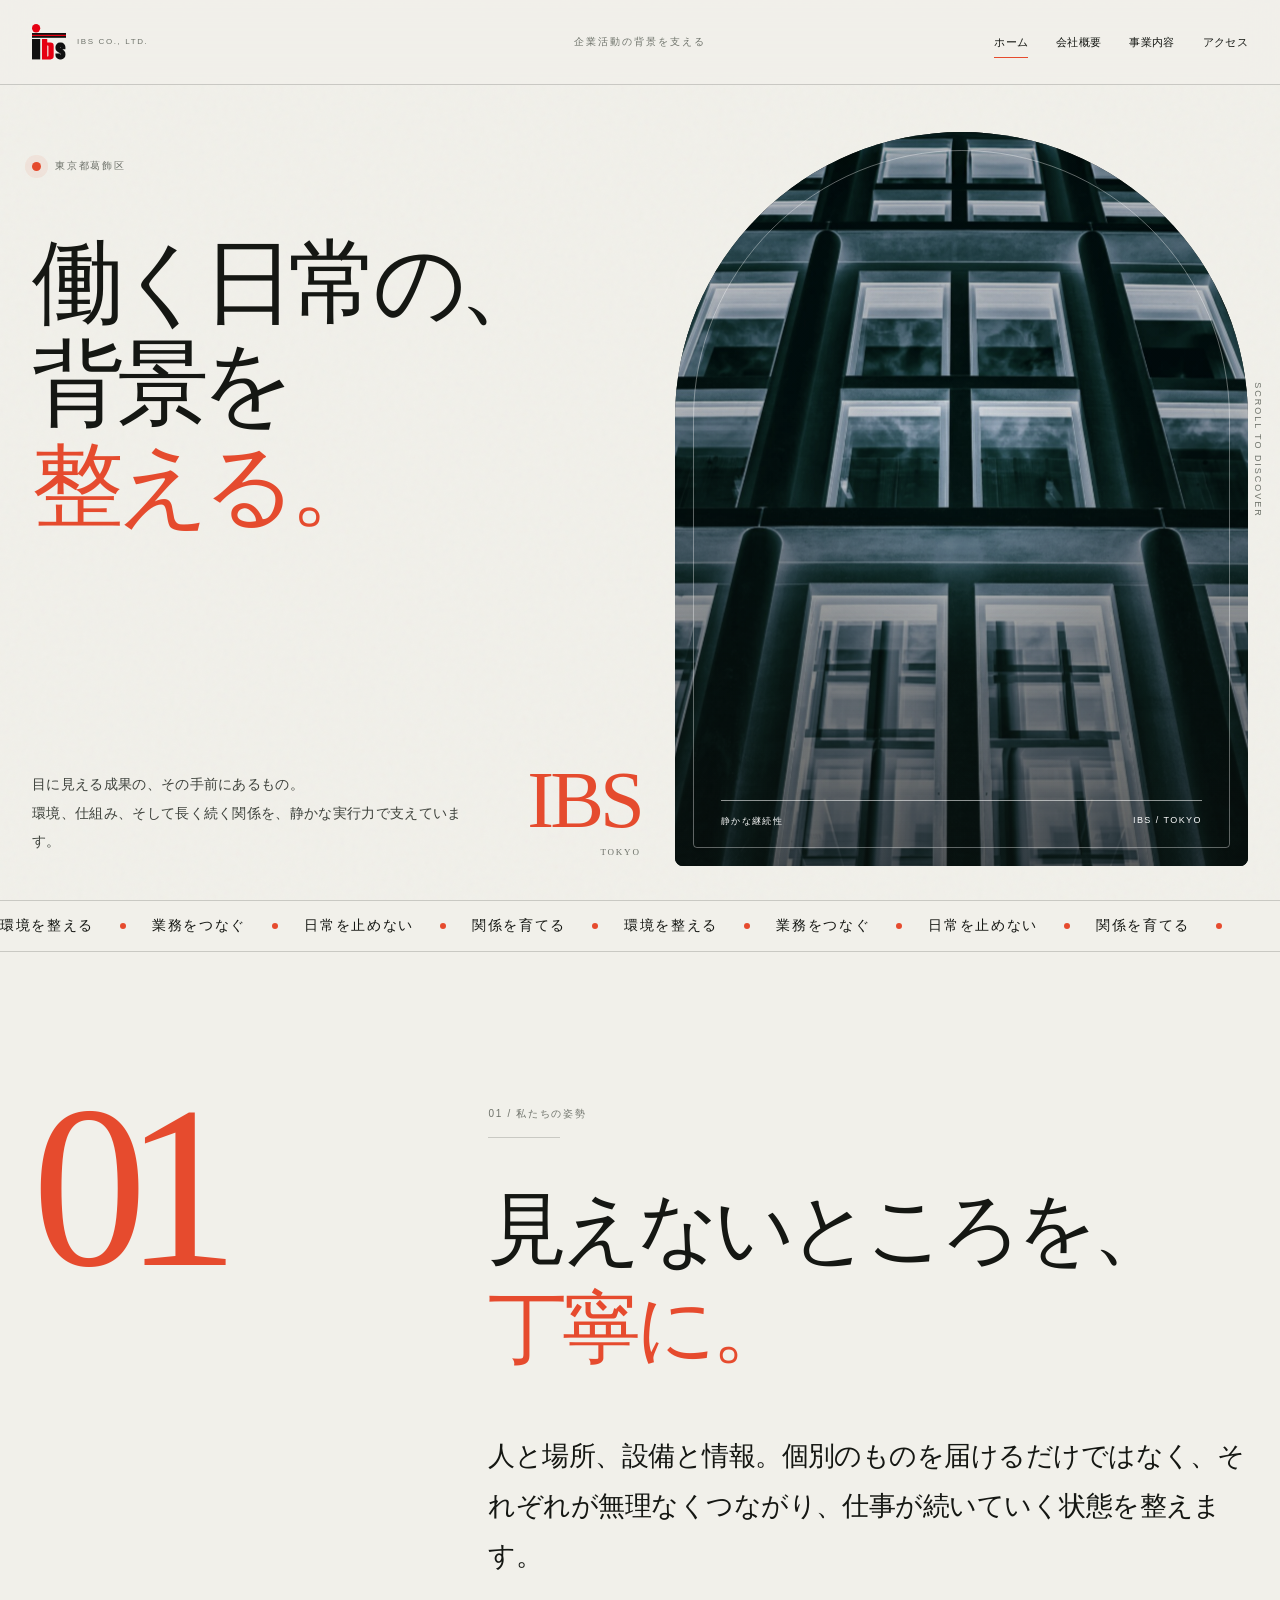
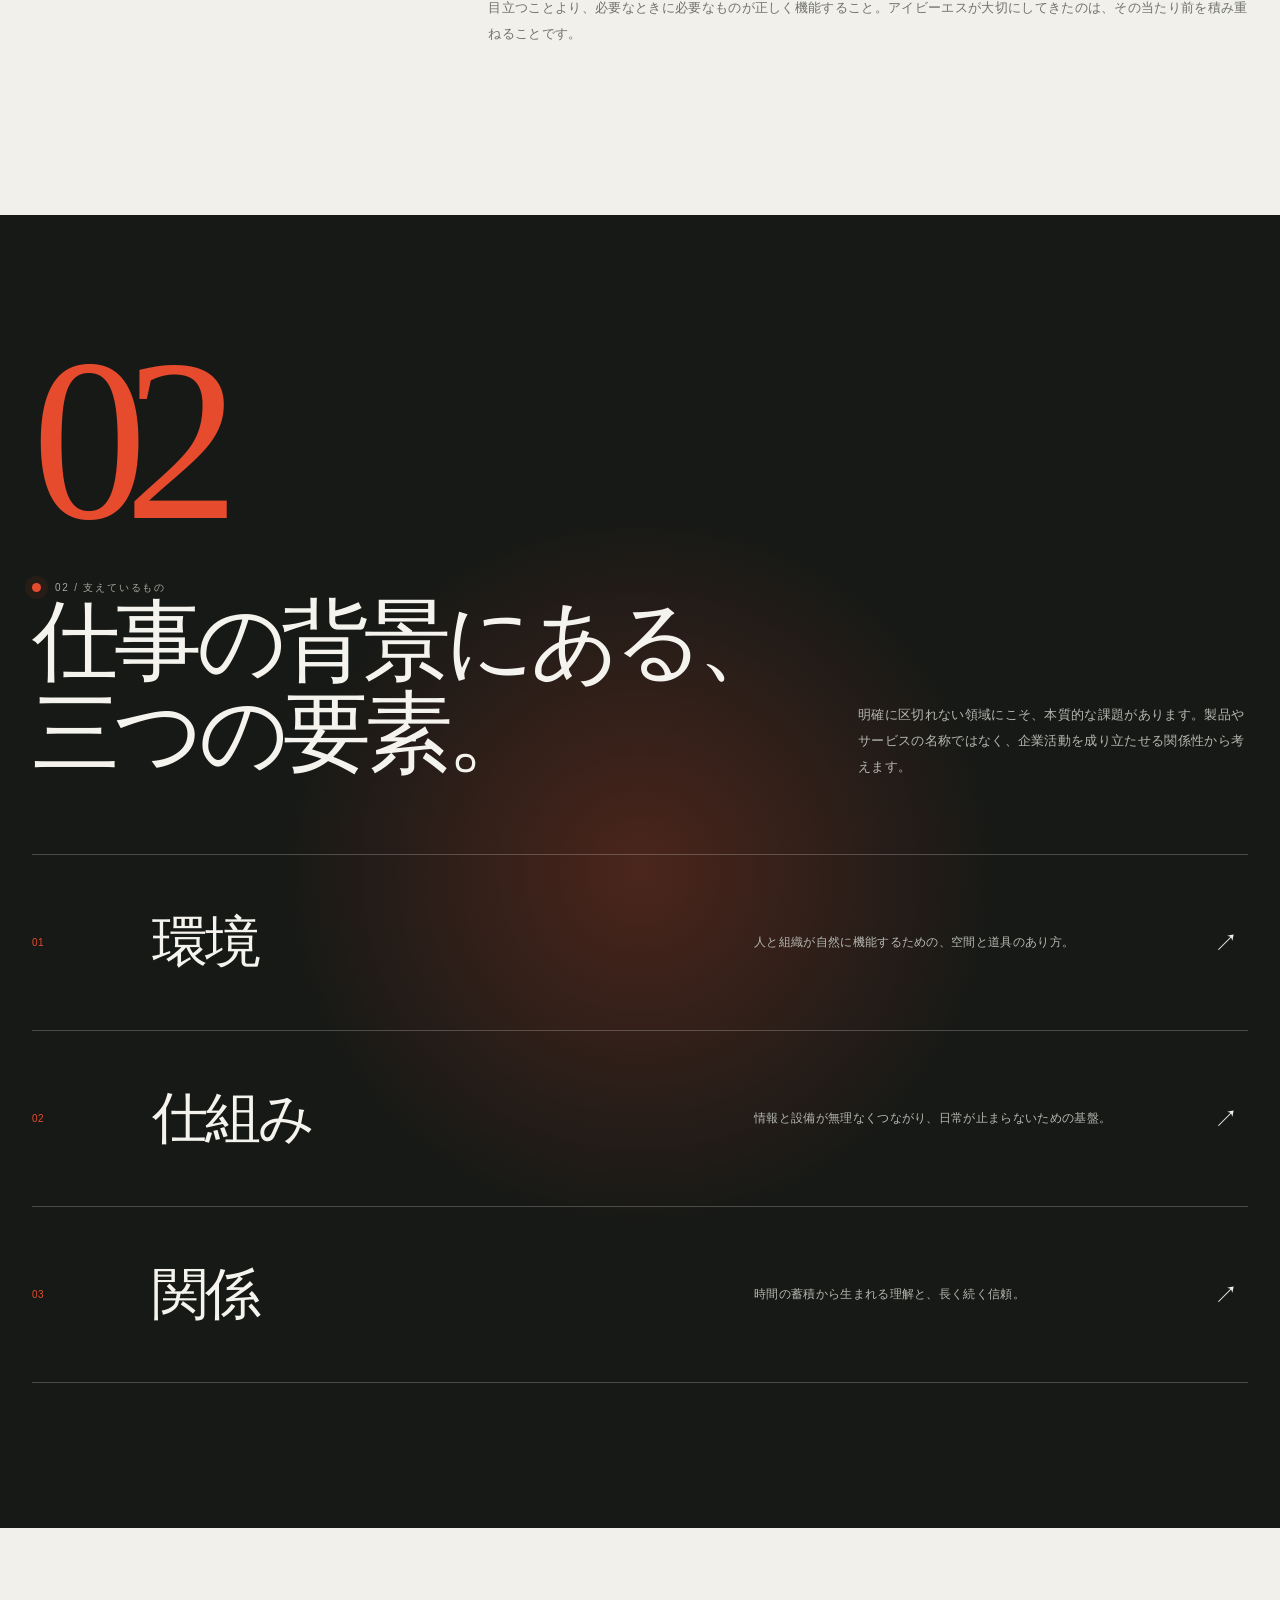
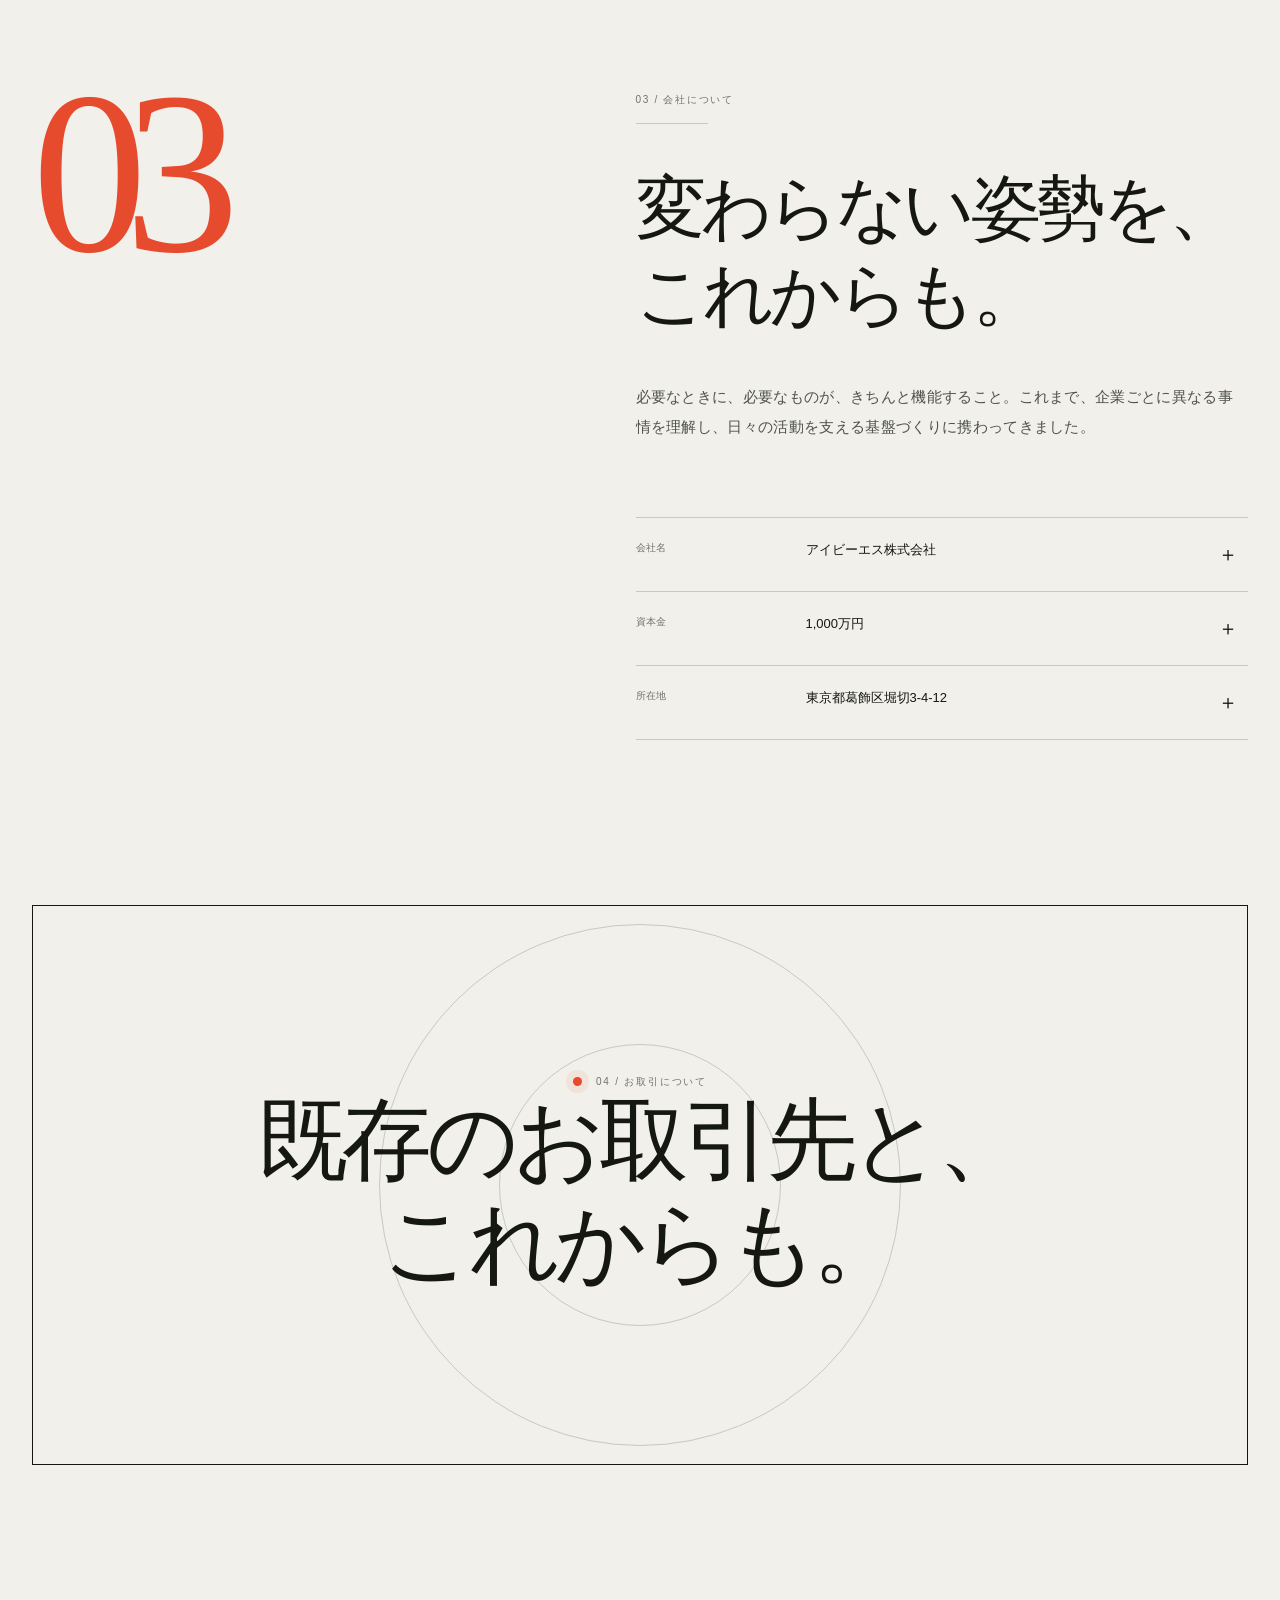
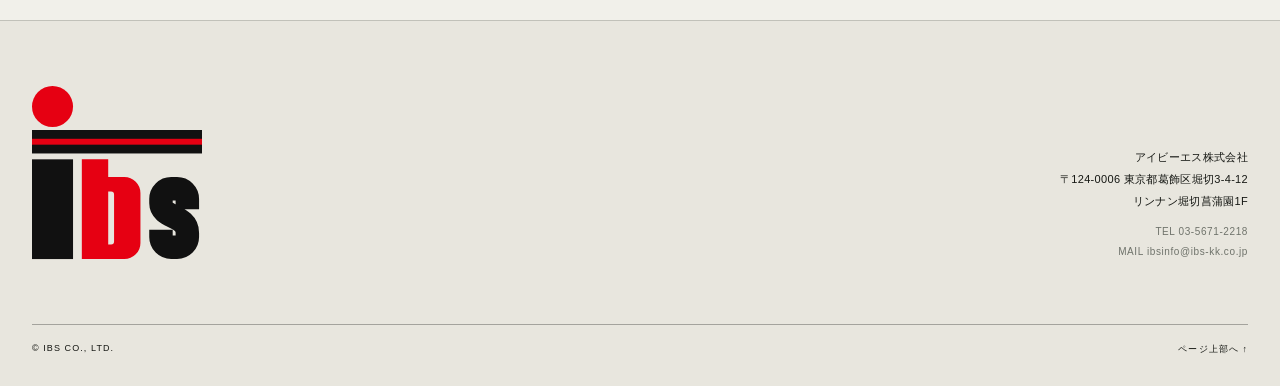
<file: index.html>
<!doctype html>
<html lang="ja">
<head><meta name="robots" content="noindex,nofollow">
  <meta charset="utf-8">
  <meta name="viewport" content="width=device-width,initial-scale=1">
  <meta name="description" content="アイビーエス株式会社。環境、仕組み、長く続く関係を通じて企業活動の背景を支えます。">
  <meta name="theme-color" content="#f1f0ea">
  <title>IBS — 働く日常の背景を整える</title>
  <link rel="stylesheet" href="styles.css?v=4">
  <link rel="stylesheet" href="menu.css?v=4">
  <script src="menu.js?v=4" defer></script>
</head>
<body>
  <div class="progress" aria-hidden="true"></div>
  <div class="cursor" aria-hidden="true"></div>

  <header>
    <div class="wrap head">
      <a class="brand" href="index.html"><img class="brand-mark" src="assets/ibs-logo.svg" alt="IBS アイビーエス株式会社" width="34" height="35"><small>IBS CO., LTD.</small></a>
      <div class="head-note">企業活動の背景を支える</div>
      <nav class="nav">
        <a class="active" href="index.html">ホーム</a>
        <a class="" href="aboutus.html">会社概要</a>
        <a class="" href="description.html">事業内容</a>
        <a class="" href="access.html">アクセス</a>
      </nav>
      <button class="hamburger" type="button" aria-label="メニューを開く" aria-expanded="false" aria-controls="mobile-menu">
        <span></span>
        <span></span>
        <span></span>
      </button>
    </div>
  </header>

  <div class="mobile-menu" id="mobile-menu" aria-hidden="true">
    <nav aria-label="モバイルナビゲーション">
      <a href="index.html">ホーム</a>
      <a href="aboutus.html">会社概要</a>
      <a href="description.html">事業内容</a>
      <a href="access.html">アクセス</a>
    </nav>
    <small>IBS CO., LTD.</small>
  </div>

  <main>
    <section class="hero wrap" id="top">
      <div class="hero-grid">
        <div class="hero-copy">
          <div>
            <div class="eyebrow">東京都葛飾区</div>
            <h1 class="hero-title"><span class="line"><span>働く日常の、</span></span><span class="line"><span>背景を</span></span><span class="line"><span><em>整える。</em></span></span></h1>
          </div>
          <div class="hero-bottom">
            <p class="hero-lead">目に見える成果の、その手前にあるもの。<br>環境、仕組み、そして長く続く関係を、静かな実行力で支えています。</p>
            <div class="since">IBS<small>TOKYO</small></div>
          </div>
        </div>
        <div class="hero-visual">
          <img src="assets/hero-grid.jpg" alt="幾何学的な窓が連なる現代建築">
          <div class="visual-caption">
            <span>静かな継続性</span>
            <span>IBS / TOKYO</span>
          </div>
        </div>
      </div>
      <div class="side-label">SCROLL TO DISCOVER</div>
    </section>

    <div class="marquee" aria-hidden="true">
      <div class="marquee-track">
        <span>環境を整える</span><i></i>
        <span>業務をつなぐ</span><i></i>
        <span>日常を止めない</span><i></i>
        <span>関係を育てる</span><i></i>
        <span>環境を整える</span><i></i>
        <span>業務をつなぐ</span><i></i>
        <span>日常を止めない</span><i></i>
        <span>関係を育てる</span><i></i>
      </div>
    </div>

    <section class="section wrap">
      <div class="section-grid">
        <div class="big-year reveal">01</div>
        <div class="section-copy">
          <div class="section-index reveal">01 / 私たちの姿勢<b></b></div>
          <h2 class="jp-heading reveal">見えないところを、<br><em>丁寧に。</em></h2>
          <p class="body-large reveal">人と場所、設備と情報。個別のものを届けるだけではなく、それぞれが無理なくつながり、仕事が続いていく状態を整えます。</p>
          <p class="body-small reveal">目立つことより、必要なときに必要なものが正しく機能すること。アイビーエスが大切にしてきたのは、その当たり前を積み重ねることです。</p>
        </div>
      </div>
    </section>

    <section class="domains">
      <div class="wrap">
        <div class="domain-head">
          <div>
            <div class="big-year reveal">02</div>
            <div class="eyebrow inverse reveal">02 / 支えているもの</div>
            <h2 class="jp-heading reveal">仕事の背景にある、<br>三つの要素。</h2>
          </div>
          <p class="reveal">明確に区切れない領域にこそ、本質的な課題があります。製品やサービスの名称ではなく、企業活動を成り立たせる関係性から考えます。</p>
        </div>
        <div class="domain-list">
          <article class="domain-item reveal">
            <span class="domain-no">01</span>
            <h3>環境</h3>
            <p>人と組織が自然に機能するための、空間と道具のあり方。</p>
            <span class="domain-arrow">↗</span>
          </article>
          <article class="domain-item reveal">
            <span class="domain-no">02</span>
            <h3>仕組み</h3>
            <p>情報と設備が無理なくつながり、日常が止まらないための基盤。</p>
            <span class="domain-arrow">↗</span>
          </article>
          <article class="domain-item reveal">
            <span class="domain-no">03</span>
            <h3>関係</h3>
            <p>時間の蓄積から生まれる理解と、長く続く信頼。</p>
            <span class="domain-arrow">↗</span>
          </article>
        </div>
      </div>
    </section>

    <section class="history wrap">
      <div class="history-grid">
        <div class="big-year reveal">03</div>
        <div class="history-copy">
          <div class="section-index reveal">03 / 会社について<b></b></div>
          <h2 class="jp-heading reveal">変わらない姿勢を、<br>これからも。</h2>
          <p class="body-small reveal">必要なときに、必要なものが、きちんと機能すること。これまで、企業ごとに異なる事情を理解し、日々の活動を支える基盤づくりに携わってきました。</p>
          <div class="accordion reveal">
            <div class="acc-item">
              <button class="acc-button" type="button" aria-expanded="false"><small>会社名</small><span>アイビーエス株式会社</span><i>＋</i></button>
              <div class="acc-panel"><p>英文表記：IBS Co., Ltd.</p></div>
            </div>
            <div class="acc-item">
              <button class="acc-button" type="button" aria-expanded="false"><small>資本金</small><span>1,000万円</span><i>＋</i></button>
              <div class="acc-panel"><p>企業活動の基盤に関わる領域を中心に取り組んでいます。</p></div>
            </div>
            <div class="acc-item">
              <button class="acc-button" type="button" aria-expanded="false"><small>所在地</small><span>東京都葛飾区堀切3-4-12</span><i>＋</i></button>
              <div class="acc-panel"><p>リンナン堀切菖蒲園1F／京成本線「堀切菖蒲園」駅より徒歩5分</p></div>
            </div>
          </div>
        </div>
      </div>
    </section>

    <section class="notice wrap">
      <div class="notice-box reveal">
        <div class="notice-inner">
          <div class="eyebrow" style="justify-content:center">04 / お取引について</div>
          <h2 class="jp-heading">既存のお取引先と、<br>これからも。</h2>
        </div>
      </div>
    </section>
  </main>

  <footer>
    <div class="wrap">
      <div class="footer-main">
        <div class="footer-logo"><img src="assets/ibs-logo.svg" alt="IBS"></div>
        <div class="footer-info">アイビーエス株式会社<br>〒124-0006 東京都葛飾区堀切3-4-12<br>リンナン堀切菖蒲園1F<span class="footer-contact">TEL 03-5671-2218<br>MAIL ibsinfo@ibs-kk.co.jp</span></div>
      </div>
      <div class="footer-bottom">
        <span>© IBS CO., LTD.</span>
        <button class="to-top" type="button">ページ上部へ ↑</button>
      </div>
    </div>
  </footer>

  <script src="site.js?v=4"></script>
</body>
</html>
</file>
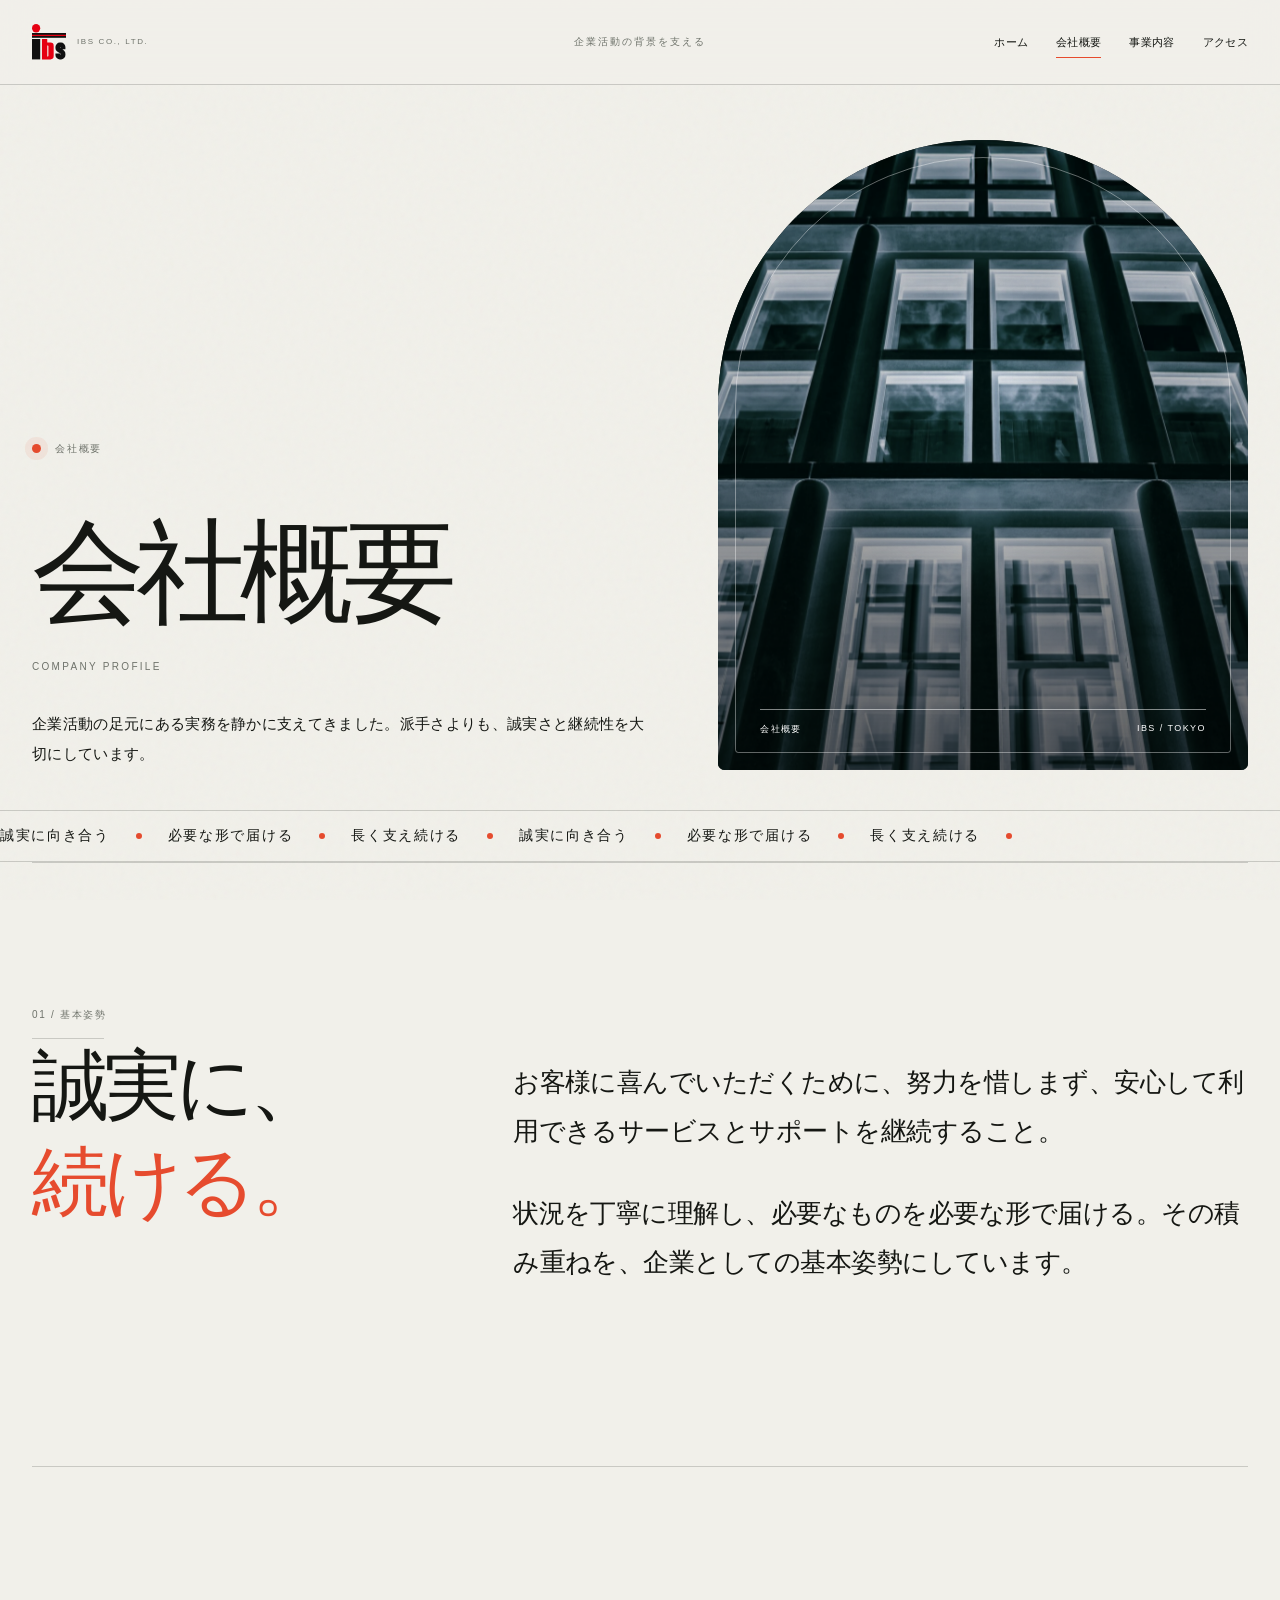
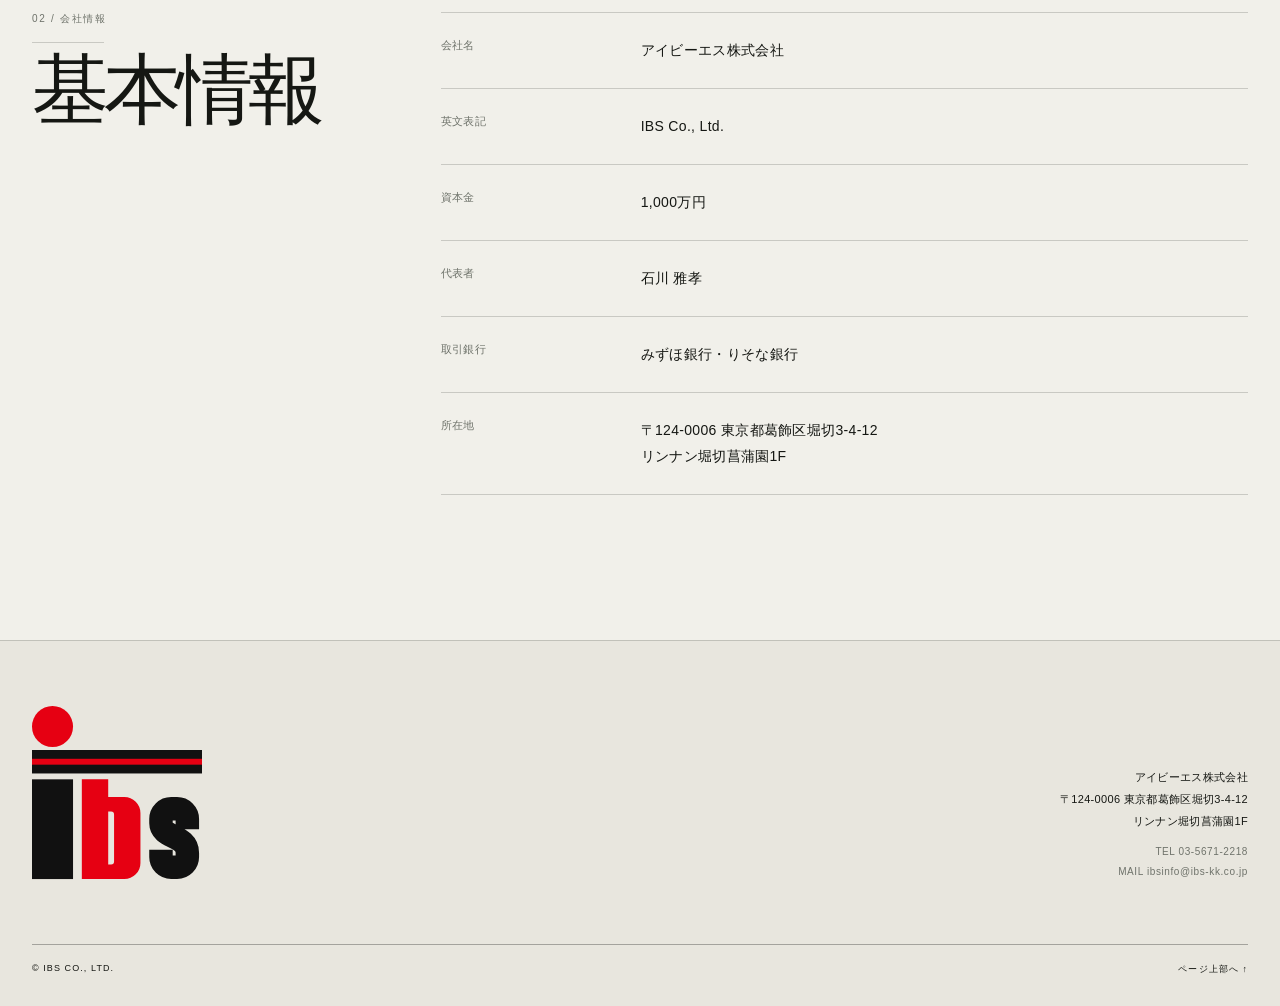
<file: aboutus.html>
<!doctype html>
<html lang="ja">
<head><meta name="robots" content="noindex,nofollow">
  <meta charset="utf-8">
  <meta name="viewport" content="width=device-width,initial-scale=1">
  <meta name="description" content="アイビーエス株式会社の会社概要。資本金、代表者、所在地などをご案内します。">
  <meta name="theme-color" content="#f1f0ea">
  <title>会社概要｜アイビーエス株式会社</title>
  <link rel="stylesheet" href="styles.css?v=4">
  <link rel="stylesheet" href="menu.css?v=4">
  <script src="menu.js?v=4" defer></script>
</head>
<body>
  <div class="progress" aria-hidden="true"></div>
  <div class="cursor" aria-hidden="true"></div>

  <header>
    <div class="wrap head">
      <a class="brand" href="index.html"><img class="brand-mark" src="assets/ibs-logo.svg" alt="IBS アイビーエス株式会社" width="34" height="35"><small>IBS CO., LTD.</small></a>
      <div class="head-note">企業活動の背景を支える</div>
      <nav class="nav">
        <a class="" href="index.html">ホーム</a>
        <a class="active" href="aboutus.html">会社概要</a>
        <a class="" href="description.html">事業内容</a>
        <a class="" href="access.html">アクセス</a>
      </nav>
      <button class="hamburger" type="button" aria-label="メニューを開く" aria-expanded="false" aria-controls="mobile-menu">
        <span></span>
        <span></span>
        <span></span>
      </button>
    </div>
  </header>

  <div class="mobile-menu" id="mobile-menu" aria-hidden="true">
    <nav aria-label="モバイルナビゲーション">
      <a href="index.html">ホーム</a>
      <a href="aboutus.html">会社概要</a>
      <a href="description.html">事業内容</a>
      <a href="access.html">アクセス</a>
    </nav>
    <small>IBS CO., LTD.</small>
  </div>

  <main>
    <section class="page-hero">
      <div class="wrap page-hero-grid">
        <div>
          <div class="eyebrow">会社概要</div>
          <h1 class="page-title">会社概要<small>COMPANY PROFILE</small></h1>
          <p class="page-lead">企業活動の足元にある実務を静かに支えてきました。派手さよりも、誠実さと継続性を大切にしています。</p>
        </div>
        <div class="page-image">
          <img src="assets/hero-grid.jpg" alt="現代建築の幾何学的な外観">
          <div class="page-image-caption">
            <span>会社概要</span>
            <span>IBS / TOKYO</span>
          </div>
        </div>
      </div>
    </section>

    <div class="marquee" aria-hidden="true">
      <div class="marquee-track">
        <span>誠実に向き合う</span><i></i>
        <span>必要な形で届ける</span><i></i>
        <span>長く支え続ける</span><i></i>
        <span>誠実に向き合う</span><i></i>
        <span>必要な形で届ける</span><i></i>
        <span>長く支え続ける</span><i></i>
      </div>
    </div>

    <section class="subsection wrap">
      <div class="subsection-grid">
        <div>
          <div class="section-index reveal">01 / 基本姿勢<b></b></div>
          <h2 class="jp-heading reveal">誠実に、<br><em>続ける。</em></h2>
        </div>
        <div class="prose reveal">
          <p>お客様に喜んでいただくために、努力を惜しまず、安心して利用できるサービスとサポートを継続すること。</p>
          <p>状況を丁寧に理解し、必要なものを必要な形で届ける。その積み重ねを、企業としての基本姿勢にしています。</p>
        </div>
      </div>
    </section>

    <section class="subsection wrap">
      <div class="company-data">
        <div>
          <div class="section-index reveal">02 / 会社情報<b></b></div>
          <h2 class="jp-heading reveal">基本情報</h2>
        </div>
        <dl class="data-list reveal">
          <div class="data-row"><dt>会社名</dt><dd>アイビーエス株式会社</dd></div>
          <div class="data-row"><dt>英文表記</dt><dd>IBS Co., Ltd.</dd></div>
          <div class="data-row"><dt>資本金</dt><dd>1,000万円</dd></div>
          <div class="data-row"><dt>代表者</dt><dd>石川 雅孝</dd></div>
          <div class="data-row"><dt>取引銀行</dt><dd>みずほ銀行・りそな銀行</dd></div>
          <div class="data-row"><dt>所在地</dt><dd>〒124-0006 東京都葛飾区堀切3-4-12<br>リンナン堀切菖蒲園1F</dd></div>
        </dl>
      </div>
    </section>
  </main>

  <footer>
    <div class="wrap">
      <div class="footer-main">
        <div class="footer-logo"><img src="assets/ibs-logo.svg" alt="IBS"></div>
        <div class="footer-info">アイビーエス株式会社<br>〒124-0006 東京都葛飾区堀切3-4-12<br>リンナン堀切菖蒲園1F<span class="footer-contact">TEL 03-5671-2218<br>MAIL ibsinfo@ibs-kk.co.jp</span></div>
      </div>
      <div class="footer-bottom">
        <span>© IBS CO., LTD.</span>
        <button class="to-top" type="button">ページ上部へ ↑</button>
      </div>
    </div>
  </footer>

  <script src="site.js?v=4"></script>
</body>
</html>
</file>
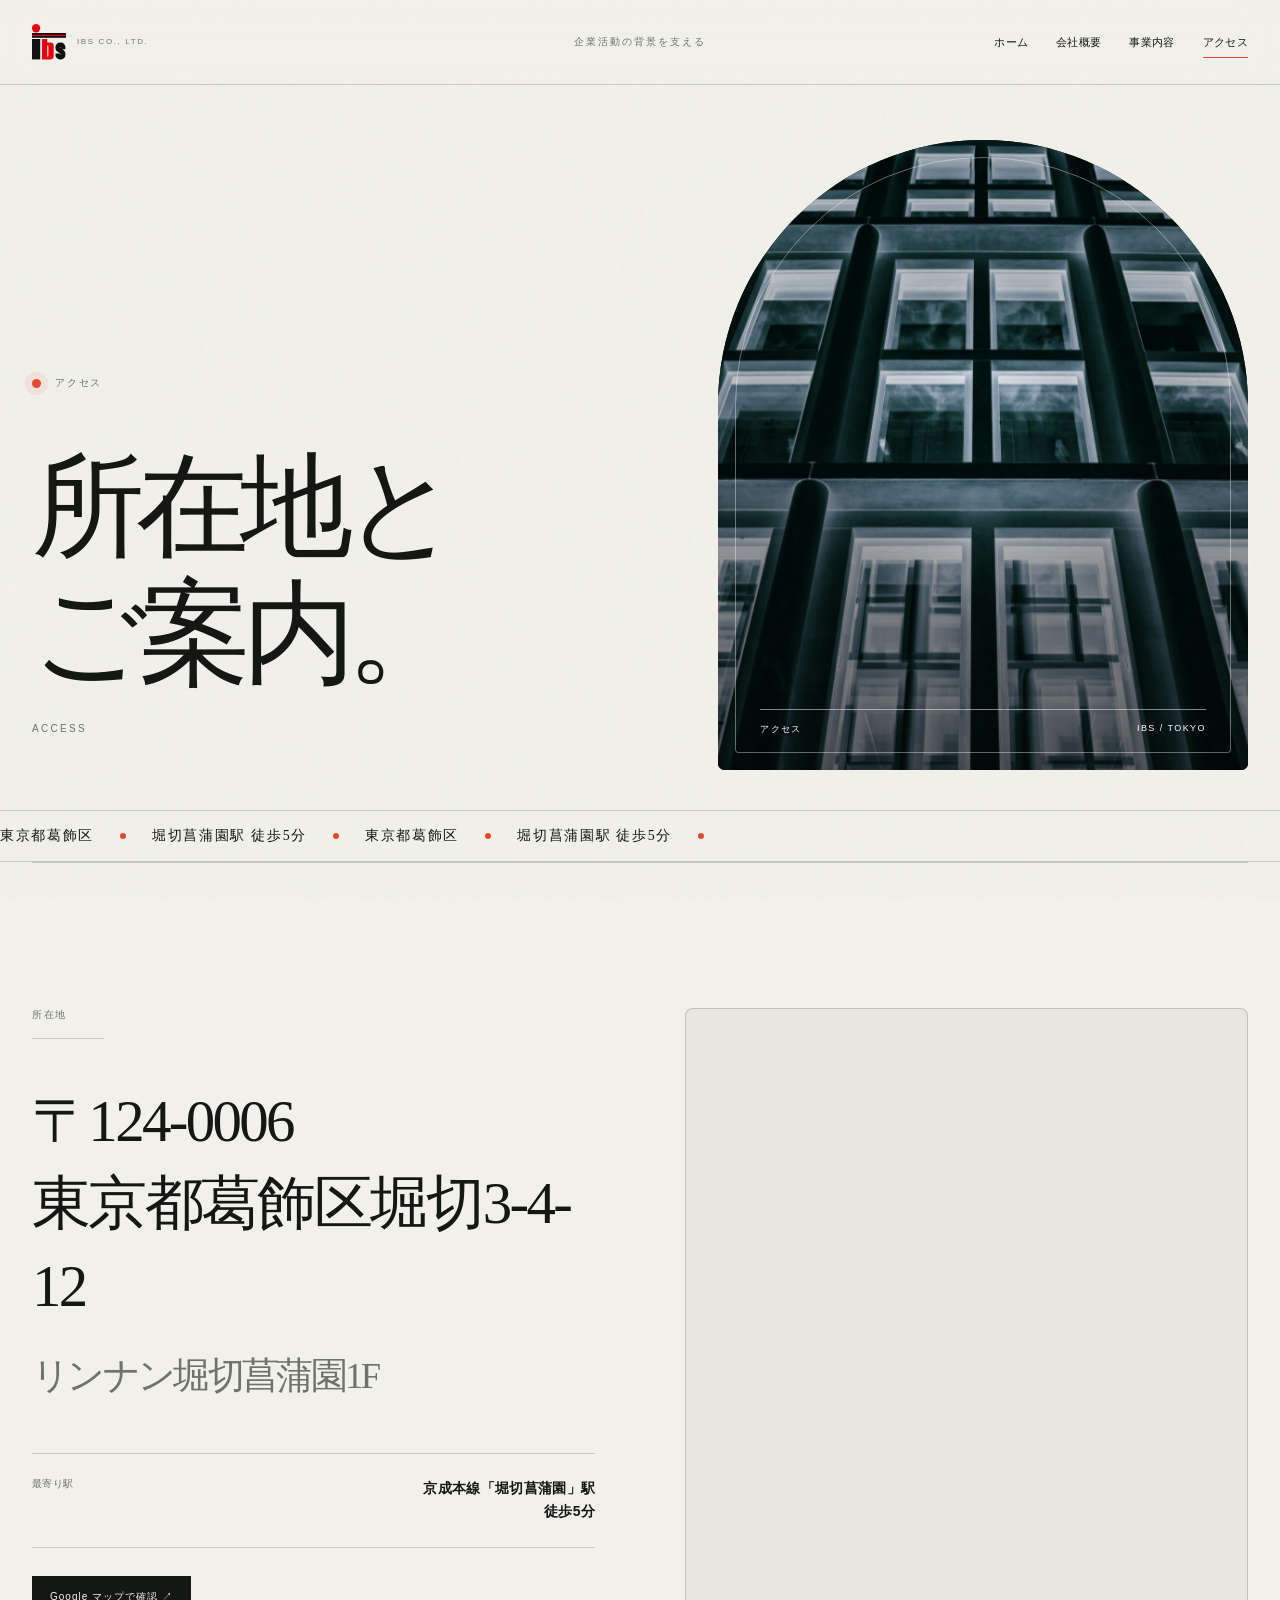
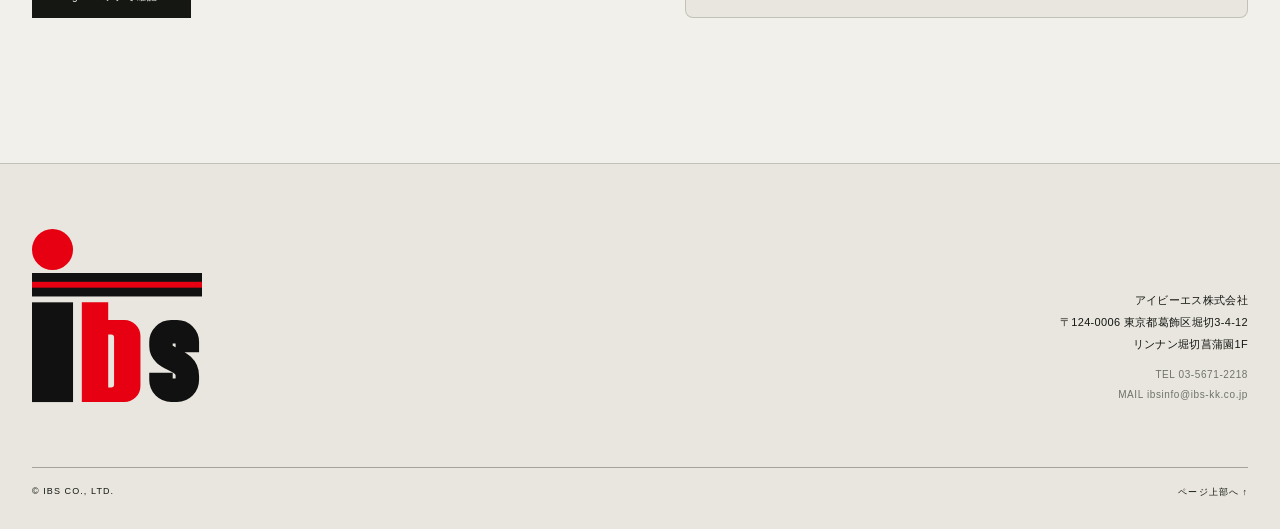
<file: access.html>
<!doctype html>
<html lang="ja">
<head><meta name="robots" content="noindex,nofollow">
  <meta charset="utf-8">
  <meta name="viewport" content="width=device-width,initial-scale=1">
  <meta name="description" content="アイビーエス株式会社へのアクセス。東京都葛飾区堀切、堀切菖蒲園駅から徒歩5分です。">
  <meta name="theme-color" content="#f1f0ea">
  <title>アクセス｜アイビーエス株式会社</title>
  <link rel="stylesheet" href="styles.css?v=4">
  <link rel="stylesheet" href="menu.css?v=4">
  <script src="menu.js?v=4" defer></script>
</head>
<body>
  <div class="progress" aria-hidden="true"></div>
  <div class="cursor" aria-hidden="true"></div>

  <header>
    <div class="wrap head">
      <a class="brand" href="index.html"><img class="brand-mark" src="assets/ibs-logo.svg" alt="IBS アイビーエス株式会社" width="34" height="35"><small>IBS CO., LTD.</small></a>
      <div class="head-note">企業活動の背景を支える</div>
      <nav class="nav">
        <a class="" href="index.html">ホーム</a>
        <a class="" href="aboutus.html">会社概要</a>
        <a class="" href="description.html">事業内容</a>
        <a class="active" href="access.html">アクセス</a>
      </nav>
      <button class="hamburger" type="button" aria-label="メニューを開く" aria-expanded="false" aria-controls="mobile-menu">
        <span></span>
        <span></span>
        <span></span>
      </button>
    </div>
  </header>

  <div class="mobile-menu" id="mobile-menu" aria-hidden="true">
    <nav aria-label="モバイルナビゲーション">
      <a href="index.html">ホーム</a>
      <a href="aboutus.html">会社概要</a>
      <a href="description.html">事業内容</a>
      <a href="access.html">アクセス</a>
    </nav>
    <small>IBS CO., LTD.</small>
  </div>

  <main>
    <section class="page-hero">
      <div class="wrap page-hero-grid">
        <div>
          <div class="eyebrow">アクセス</div>
          <h1 class="page-title">所在地と<br>ご案内。<small>ACCESS</small></h1>
        </div>
        <div class="page-image">
          <img src="assets/hero-grid.jpg" alt="現代建築の幾何学的な外観">
          <div class="page-image-caption">
            <span>アクセス</span>
            <span>IBS / TOKYO</span>
          </div>
        </div>
      </div>
    </section>

    <div class="marquee" aria-hidden="true">
      <div class="marquee-track">
        <span>東京都葛飾区</span><i></i>
        <span>堀切菖蒲園駅 徒歩5分</span><i></i>
        <span>東京都葛飾区</span><i></i>
        <span>堀切菖蒲園駅 徒歩5分</span><i></i>
      </div>
    </div>

    <section class="subsection wrap">
      <div class="access-layout">
        <div class="address reveal">
          <div class="section-index">所在地<b></b></div>
          <h2>〒124-0006<br>東京都葛飾区堀切3-4-12<br><span>リンナン堀切菖蒲園1F</span></h2>
          <div class="route">
            <small>最寄り駅</small>
            <strong>京成本線「堀切菖蒲園」駅<br>徒歩5分</strong>
          </div>
          <a class="map-link" href="https://www.google.com/maps/search/?api=1&query=%E6%9D%B1%E4%BA%AC%E9%83%BD%E8%91%9B%E9%A3%BE%E5%8C%BA%E5%A0%80%E5%88%873-4-12" target="_blank" rel="noopener">Google マップで確認 ↗</a>
        </div>
        <div class="map-embed reveal">
          <iframe src="https://maps.google.com/maps?q=%E6%9D%B1%E4%BA%AC%E9%83%BD%E8%91%9B%E9%A3%BE%E5%8C%BA%E5%A0%80%E5%88%873-4-12&amp;z=17&amp;hl=ja&amp;output=embed" title="アイビーエス株式会社 周辺地図" loading="lazy" referrerpolicy="no-referrer-when-downgrade" allowfullscreen></iframe>
        </div>
      </div>
    </section>
  </main>

  <footer>
    <div class="wrap">
      <div class="footer-main">
        <div class="footer-logo"><img src="assets/ibs-logo.svg" alt="IBS"></div>
        <div class="footer-info">アイビーエス株式会社<br>〒124-0006 東京都葛飾区堀切3-4-12<br>リンナン堀切菖蒲園1F<span class="footer-contact">TEL 03-5671-2218<br>MAIL ibsinfo@ibs-kk.co.jp</span></div>
      </div>
      <div class="footer-bottom">
        <span>© IBS CO., LTD.</span>
        <button class="to-top" type="button">ページ上部へ ↑</button>
      </div>
    </div>
  </footer>

  <script src="site.js?v=4"></script>
</body>
</html>
</file>
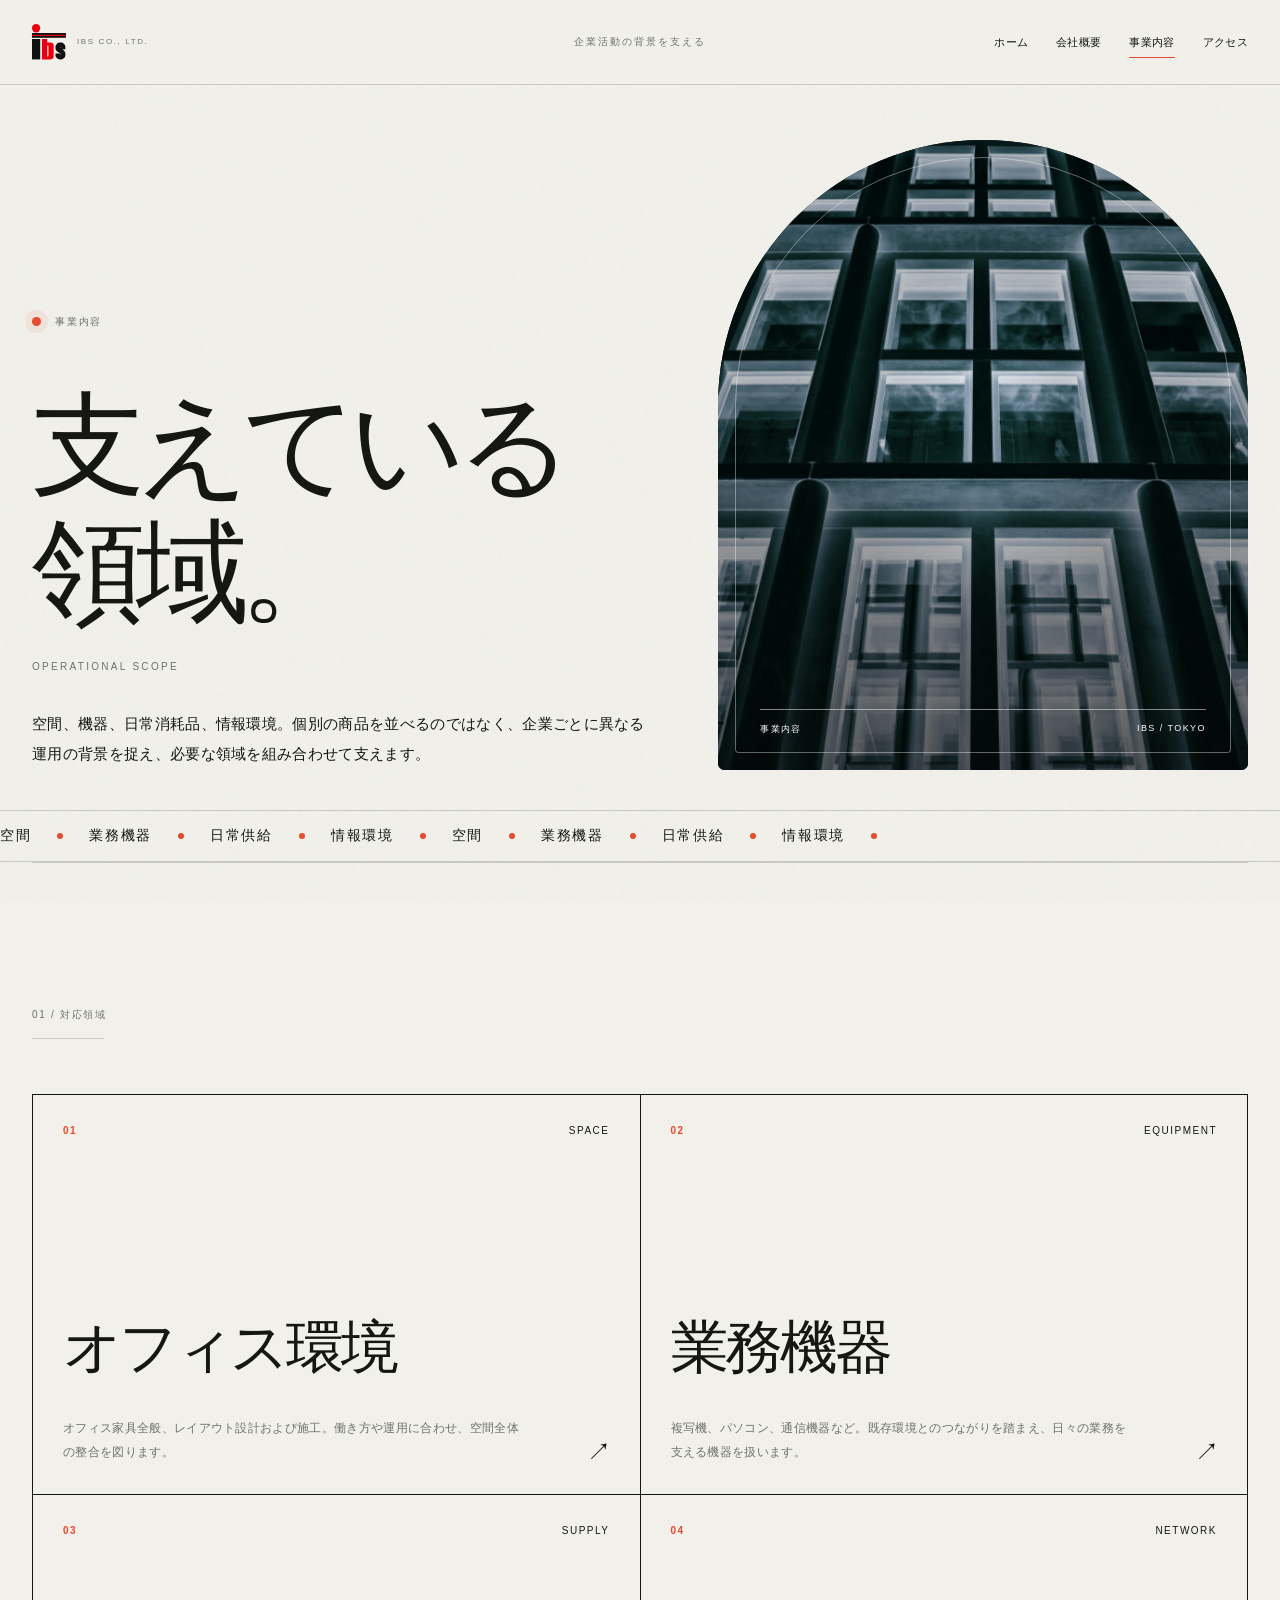
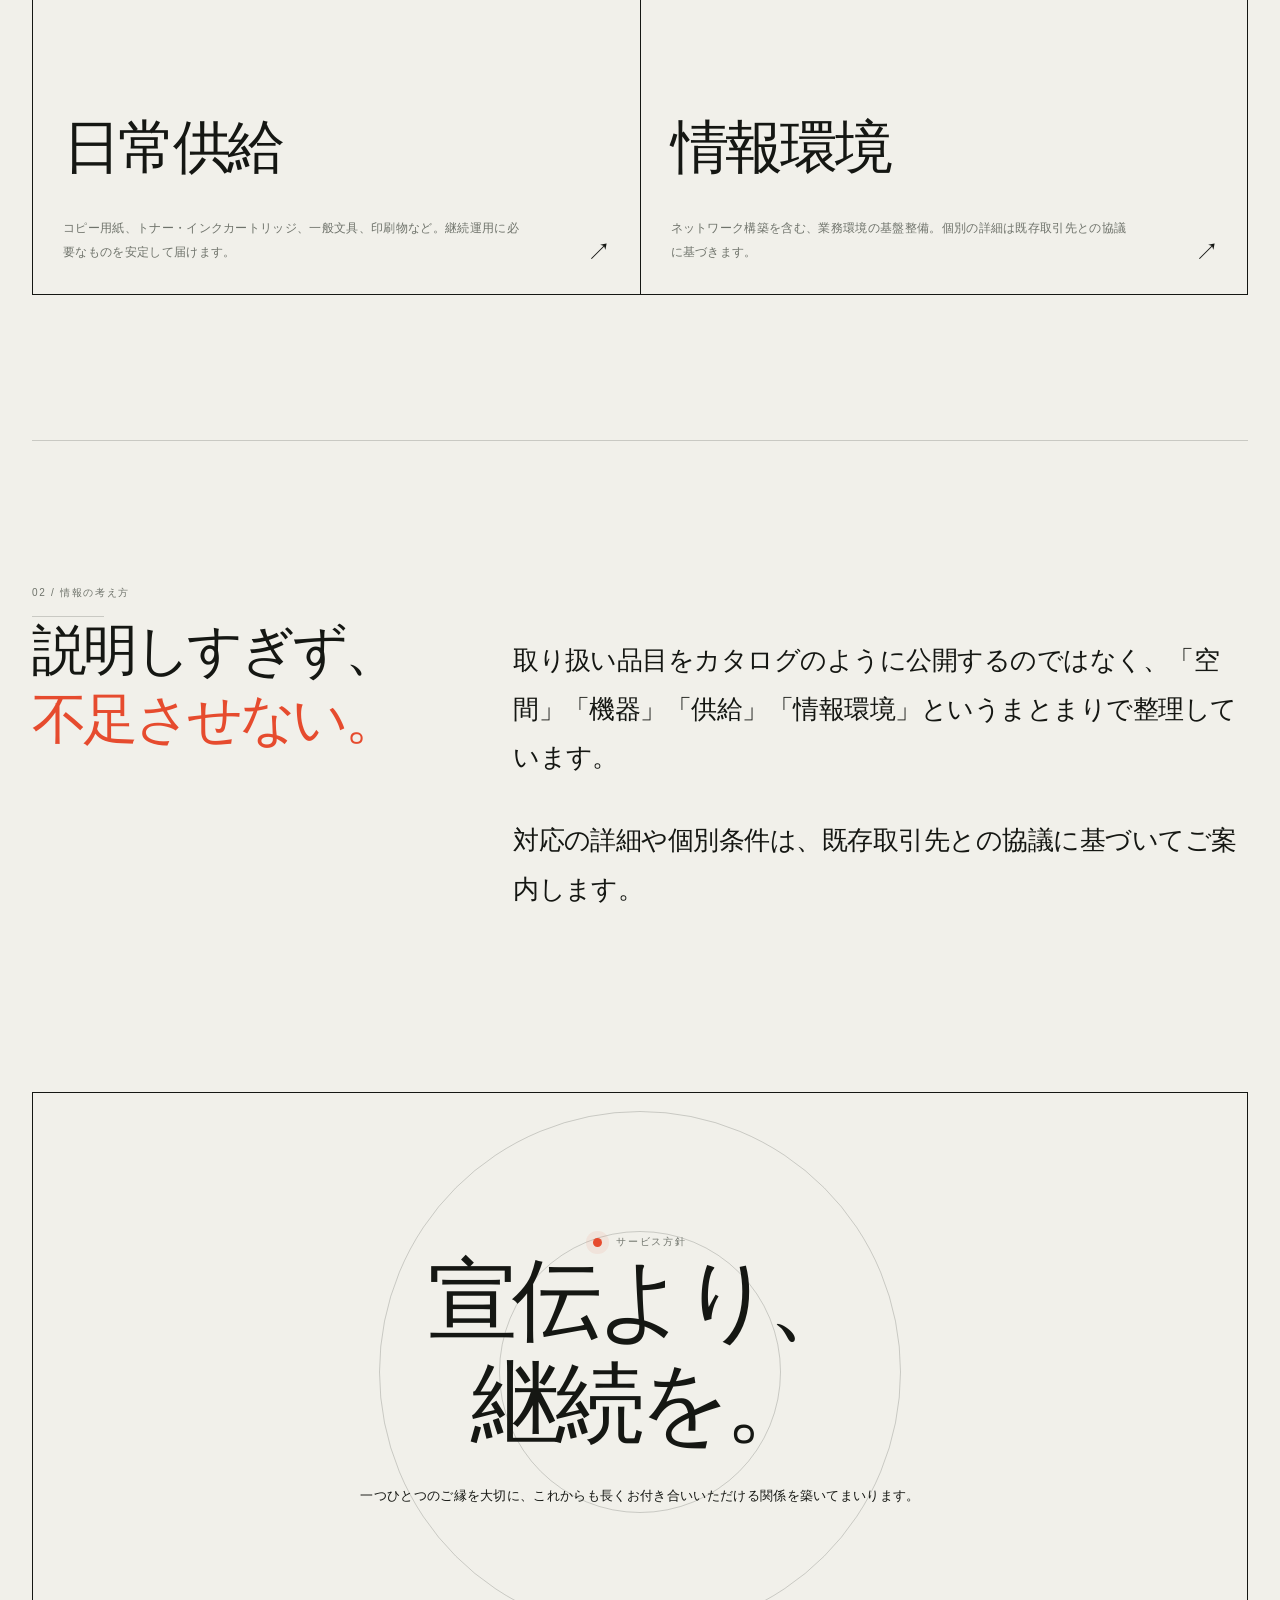
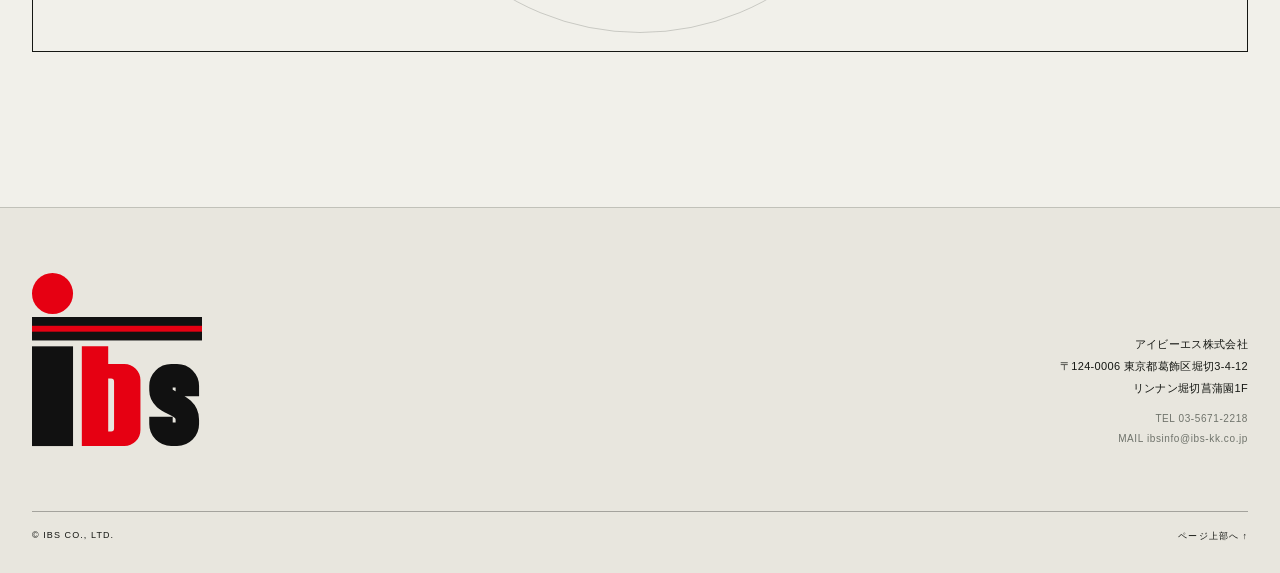
<file: description.html>
<!doctype html>
<html lang="ja">
<head><meta name="robots" content="noindex,nofollow">
  <meta charset="utf-8">
  <meta name="viewport" content="width=device-width,initial-scale=1">
  <meta name="description" content="アイビーエス株式会社の事業内容。オフィス環境、業務機器、日常供給、情報環境を支えます。">
  <meta name="theme-color" content="#f1f0ea">
  <title>事業内容｜アイビーエス株式会社</title>
  <link rel="stylesheet" href="styles.css?v=4">
  <link rel="stylesheet" href="menu.css?v=4">
  <script src="menu.js?v=4" defer></script>
</head>
<body>
  <div class="progress" aria-hidden="true"></div>
  <div class="cursor" aria-hidden="true"></div>

  <header>
    <div class="wrap head">
      <a class="brand" href="index.html"><img class="brand-mark" src="assets/ibs-logo.svg" alt="IBS アイビーエス株式会社" width="34" height="35"><small>IBS CO., LTD.</small></a>
      <div class="head-note">企業活動の背景を支える</div>
      <nav class="nav">
        <a class="" href="index.html">ホーム</a>
        <a class="" href="aboutus.html">会社概要</a>
        <a class="active" href="description.html">事業内容</a>
        <a class="" href="access.html">アクセス</a>
      </nav>
      <button class="hamburger" type="button" aria-label="メニューを開く" aria-expanded="false" aria-controls="mobile-menu">
        <span></span>
        <span></span>
        <span></span>
      </button>
    </div>
  </header>

  <div class="mobile-menu" id="mobile-menu" aria-hidden="true">
    <nav aria-label="モバイルナビゲーション">
      <a href="index.html">ホーム</a>
      <a href="aboutus.html">会社概要</a>
      <a href="description.html">事業内容</a>
      <a href="access.html">アクセス</a>
    </nav>
    <small>IBS CO., LTD.</small>
  </div>

  <main>
    <section class="page-hero">
      <div class="wrap page-hero-grid">
        <div>
          <div class="eyebrow">事業内容</div>
          <h1 class="page-title">支えている<br>領域。<small>OPERATIONAL SCOPE</small></h1>
          <p class="page-lead">空間、機器、日常消耗品、情報環境。個別の商品を並べるのではなく、企業ごとに異なる運用の背景を捉え、必要な領域を組み合わせて支えます。</p>
        </div>
        <div class="page-image">
          <img src="assets/hero-grid.jpg" alt="現代建築の幾何学的な外観">
          <div class="page-image-caption">
            <span>事業内容</span>
            <span>IBS / TOKYO</span>
          </div>
        </div>
      </div>
    </section>

    <div class="marquee" aria-hidden="true">
      <div class="marquee-track">
        <span>空間</span><i></i>
        <span>業務機器</span><i></i>
        <span>日常供給</span><i></i>
        <span>情報環境</span><i></i>
        <span>空間</span><i></i>
        <span>業務機器</span><i></i>
        <span>日常供給</span><i></i>
        <span>情報環境</span><i></i>
      </div>
    </div>

    <section class="subsection wrap">
      <div class="section-index reveal" style="margin-bottom:55px">01 / 対応領域<b></b></div>
      <div class="scope-grid">
        <article class="scope-card reveal">
          <div class="scope-meta">
            <b>01</b>
            <span>SPACE</span>
          </div>
          <h3>オフィス環境</h3>
          <p>オフィス家具全般、レイアウト設計および施工。働き方や運用に合わせ、空間全体の整合を図ります。</p>
          <i>↗</i>
        </article>
        <article class="scope-card reveal">
          <div class="scope-meta">
            <b>02</b>
            <span>EQUIPMENT</span>
          </div>
          <h3>業務機器</h3>
          <p>複写機、パソコン、通信機器など。既存環境とのつながりを踏まえ、日々の業務を支える機器を扱います。</p>
          <i>↗</i>
        </article>
        <article class="scope-card reveal">
          <div class="scope-meta">
            <b>03</b>
            <span>SUPPLY</span>
          </div>
          <h3>日常供給</h3>
          <p>コピー用紙、トナー・インクカートリッジ、一般文具、印刷物など。継続運用に必要なものを安定して届けます。</p>
          <i>↗</i>
        </article>
        <article class="scope-card reveal">
          <div class="scope-meta">
            <b>04</b>
            <span>NETWORK</span>
          </div>
          <h3>情報環境</h3>
          <p>ネットワーク構築を含む、業務環境の基盤整備。個別の詳細は既存取引先との協議に基づきます。</p>
          <i>↗</i>
        </article>
      </div>
    </section>

    <section class="subsection wrap">
      <div class="subsection-grid">
        <div>
          <div class="section-index reveal">02 / 情報の考え方<b></b></div>
          <h2 class="jp-heading reveal is-long">説明しすぎず、<br><em>不足させない。</em></h2>
        </div>
        <div class="prose reveal">
          <p>取り扱い品目をカタログのように公開するのではなく、「空間」「機器」「供給」「情報環境」というまとまりで整理しています。</p>
          <p>対応の詳細や個別条件は、既存取引先との協議に基づいてご案内します。</p>
        </div>
      </div>
    </section>

    <section class="notice wrap">
      <div class="notice-box reveal">
        <div class="notice-inner">
          <div class="eyebrow" style="justify-content:center">サービス方針</div>
          <h2 class="jp-heading">宣伝より、<br>継続を。</h2>
          <p>一つひとつのご縁を大切に、これからも長くお付き合いいただける関係を築いてまいります。</p>
        </div>
      </div>
    </section>
  </main>

  <footer>
    <div class="wrap">
      <div class="footer-main">
        <div class="footer-logo"><img src="assets/ibs-logo.svg" alt="IBS"></div>
        <div class="footer-info">アイビーエス株式会社<br>〒124-0006 東京都葛飾区堀切3-4-12<br>リンナン堀切菖蒲園1F<span class="footer-contact">TEL 03-5671-2218<br>MAIL ibsinfo@ibs-kk.co.jp</span></div>
      </div>
      <div class="footer-bottom">
        <span>© IBS CO., LTD.</span>
        <button class="to-top" type="button">ページ上部へ ↑</button>
      </div>
    </div>
  </footer>

  <script src="site.js?v=4"></script>
</body>
</html>
</file>
<file: styles.css>
:root{
  --paper:#f1f0ea;
  --paper-2:#e8e6de;
  --ink:#151713;
  --muted:#6f736b;
  --line:rgba(21,23,19,.18);
  --accent:#e64b2e;
  --dark:#171916;
  --light:#f5f3ed;
  --ease:cubic-bezier(.16,1,.3,1);
  --mx:50%;
  --my:50%;
}
*{box-sizing:border-box}
html{scroll-behavior:smooth;background:var(--paper)}
body{margin:0;background:var(--paper);color:var(--ink);font-family:"Hiragino Kaku Gothic ProN","Yu Gothic",Meiryo,sans-serif;overflow-x:hidden;letter-spacing:.02em}
body::before{content:"";position:fixed;inset:0;z-index:999;pointer-events:none;opacity:.04;mix-blend-mode:multiply;background-image:url("data:image/svg+xml,%3Csvg viewBox='0 0 180 180' xmlns='http://www.w3.org/2000/svg'%3E%3Cfilter id='n'%3E%3CfeTurbulence type='fractalNoise' baseFrequency='.82' numOctaves='4' stitchTiles='stitchTiles'/%3E%3C/filter%3E%3Crect width='100%25' height='100%25' filter='url(%23n)' opacity='.75'/%3E%3C/svg%3E")}
a{color:inherit;text-decoration:none}
img{display:block;max-width:100%}
button{font:inherit;color:inherit}
.wrap{width:min(1480px,calc(100% - 64px));margin-inline:auto}
.progress{position:fixed;top:0;left:0;width:0;height:3px;background:var(--accent);z-index:1300}
.cursor{position:fixed;z-index:1400;width:44px;height:44px;border:1px solid rgba(230,75,46,.7);border-radius:50%;pointer-events:none;transform:translate(-50%,-50%);opacity:0;transition:width .25s var(--ease),height .25s var(--ease),background .25s var(--ease),opacity .2s}
.cursor.is-link{width:68px;height:68px;background:rgba(230,75,46,.08)}

header{position:fixed;inset:0 0 auto;z-index:1200;background:rgba(241,240,234,.76);backdrop-filter:blur(18px);border-bottom:1px solid var(--line);transition:transform .45s var(--ease)}
header.is-hidden{transform:translateY(-110%)}
.head{height:84px;display:grid;grid-template-columns:1fr auto 1fr;align-items:center}
.brand{display:inline-flex;align-items:center;gap:11px;width:max-content}
.brand-mark{display:block;width:34px;height:auto}
.brand small{font-size:8px;letter-spacing:.2em;color:var(--muted)}
.head-note{font-size:10px;letter-spacing:.2em;color:var(--muted)}
.nav{justify-self:end;display:flex;gap:28px;font-size:11px}
.nav a{position:relative;padding:8px 0}
.nav a::after{content:"";position:absolute;left:0;bottom:0;width:100%;height:1px;background:var(--accent);transform:scaleX(0);transform-origin:right;transition:transform .4s var(--ease)}
.nav a:hover::after,.nav a.active::after{transform:scaleX(1);transform-origin:left}

.eyebrow{display:flex;align-items:center;gap:14px;font-size:10px;letter-spacing:.18em;color:var(--muted)}
.eyebrow::before{content:"";width:9px;height:9px;border-radius:50%;background:var(--accent);box-shadow:0 0 0 7px rgba(230,75,46,.08)}
.eyebrow.inverse{color:rgba(245,243,237,.65)}

.hero{min-height:100svh;padding:132px 0 34px;display:grid;align-items:end}
.hero-grid{display:grid;grid-template-columns:minmax(0,1.03fr) minmax(420px,.97fr);gap:34px;min-height:calc(100svh - 166px)}
.hero-copy{display:flex;flex-direction:column;justify-content:space-between;padding:3vh 0 10px}
.hero-title{margin:7vh 0 5vh;font-family:"Yu Mincho","Hiragino Mincho ProN",serif;font-size:clamp(62px,7.2vw,118px);font-weight:500;line-height:1.02;letter-spacing:-.08em}
.hero-title .line{display:block;overflow:hidden;padding:.08em .06em .12em 0;margin:-.08em 0 -.12em}
.hero-title .line span{display:block;transform:translateY(115%);animation:titleUp 1.2s var(--ease) forwards}
.hero-title .line:nth-child(2) span{animation-delay:.12s}
.hero-title .line:nth-child(3) span{animation-delay:.24s}
.hero-title em{font-style:normal;color:var(--accent)}
@keyframes titleUp{to{transform:none}}
.hero-bottom{display:grid;grid-template-columns:minmax(0,520px) auto;gap:40px;align-items:end}
.hero-lead{margin:0;font-size:14px;line-height:2.05;color:#3f433d}
.since{font-family:Georgia,"Times New Roman",serif;font-size:clamp(54px,6.3vw,92px);line-height:.8;color:var(--accent);letter-spacing:-.05em}
.since small{display:block;margin-top:16px;font-family:inherit;font-size:9px;letter-spacing:.2em;color:var(--muted);text-align:right}
.hero-visual{position:relative;min-height:calc(100svh - 166px);overflow:hidden;border-radius:360px 360px 10px 10px;background:#222;clip-path:inset(0 0 100% 0);animation:unveil 1.45s .15s var(--ease) forwards}
@keyframes unveil{to{clip-path:inset(0)}}
.hero-visual::before{content:"";position:absolute;inset:0;z-index:2;background:linear-gradient(180deg,rgba(10,12,10,.04) 35%,rgba(10,12,10,.56)),radial-gradient(circle at var(--mx) var(--my),transparent 0 8%,rgba(0,0,0,.22) 42%)}
.hero-visual::after{content:"";position:absolute;inset:18px;z-index:3;border:1px solid rgba(255,255,255,.36);border-radius:350px 350px 5px 5px;pointer-events:none}
.hero-visual img{position:absolute;inset:0;width:100%;height:112%;object-fit:cover;filter:saturate(.52) contrast(1.08);transform:scale(1.04);will-change:transform}
.visual-caption{position:absolute;left:46px;right:46px;bottom:38px;z-index:4;color:#fff;display:flex;justify-content:space-between;gap:20px;padding-top:14px;border-top:1px solid rgba(255,255,255,.55);font-size:9px;letter-spacing:.16em}
.side-label{position:absolute;right:17px;top:50%;writing-mode:vertical-rl;transform:translateY(-50%);font-size:9px;letter-spacing:.22em;color:var(--muted)}

.marquee{overflow:hidden;border-block:1px solid var(--line);padding:16px 0}
.marquee-track{display:flex;width:max-content;gap:26px;align-items:center;animation:marquee 30s linear infinite;font-family:"Yu Mincho","Hiragino Mincho ProN",serif;font-size:14px;letter-spacing:.12em}
.marquee-track i{width:6px;height:6px;border-radius:50%;background:var(--accent)}
@keyframes marquee{to{transform:translateX(-50%)}}

.section{padding:155px 0}
.section + .section{border-top:1px solid var(--line)}
.section-grid{display:grid;grid-template-columns:.62fr 1.38fr;gap:9vw}
.section-index{font-size:10px;letter-spacing:.17em;color:var(--muted);text-transform:uppercase}
.section-index b{display:block;margin-top:16px;width:72px;height:1px;background:var(--line)}
.jp-heading{margin:0;font-family:"Yu Mincho","Hiragino Mincho ProN",serif;font-size:clamp(46px,6.2vw,92px);font-weight:500;line-height:1.25;letter-spacing:-.065em}
.jp-heading em{font-style:normal;color:var(--accent)}
.body-large{margin:54px 0 0;max-width:800px;font-size:clamp(18px,2.1vw,29px);line-height:1.85;letter-spacing:-.02em}
.body-small{font-size:13px;line-height:2;color:var(--muted)}

.domains{position:relative;padding:145px 0;background:var(--dark);color:var(--light);overflow:hidden}
.domains::before{content:"";position:absolute;width:760px;aspect-ratio:1;border-radius:50%;left:var(--mx);top:var(--my);transform:translate(-50%,-50%);background:radial-gradient(circle,rgba(230,75,46,.25),transparent 66%);pointer-events:none}
.domain-head{position:relative;display:grid;grid-template-columns:1fr minmax(260px,390px);gap:50px;align-items:end;margin-bottom:74px}
.domain-head .jp-heading{font-size:clamp(58px,8.4vw,125px);line-height:1.05}
.domain-head p{margin:0;color:#b5b8b1;font-size:13px;line-height:2}
.domain-list{position:relative;border-top:1px solid rgba(255,255,255,.22)}
.domain-item{display:grid;grid-template-columns:90px 1fr minmax(220px,430px) 34px;gap:30px;align-items:center;min-height:176px;border-bottom:1px solid rgba(255,255,255,.22);transition:background .45s,color .45s,padding .45s var(--ease)}
.domain-item:hover{background:var(--light);color:var(--ink);padding-inline:28px}
.domain-no{font-size:10px;color:var(--accent)}
.domain-item h3{margin:0;font-family:"Yu Mincho","Hiragino Mincho ProN",serif;font-size:clamp(38px,4.4vw,65px);font-weight:500;letter-spacing:-.055em}
.domain-item p{margin:0;color:#b5b8b1;font-size:12px;line-height:1.9;transition:color .45s}
.domain-item:hover p{color:var(--muted)}
.domain-arrow{font-size:24px;transition:transform .4s var(--ease)}
.domain-item:hover .domain-arrow{transform:rotate(45deg)}

.history{padding:165px 0}
.history-grid{display:grid;grid-template-columns:.9fr 1.1fr;gap:8vw}
.big-year{position:sticky;top:130px;align-self:start;font-family:Georgia,"Times New Roman",serif;font-size:clamp(120px,18vw,290px);line-height:.7;letter-spacing:-.1em;color:var(--accent)}
.history-copy .jp-heading,.section-copy .jp-heading{margin-top:42px}
.domain-head .big-year{position:static;margin-bottom:60px}
.history-copy>.body-small{margin-top:42px;max-width:680px;color:#4f534c;font-size:15px}
.accordion{margin-top:75px;border-top:1px solid var(--line)}
.acc-item{border-bottom:1px solid var(--line)}
.acc-button{width:100%;border:0;background:none;padding:23px 0;display:grid;grid-template-columns:150px 1fr 30px;gap:20px;text-align:left;cursor:pointer}
.acc-button small{font-size:10px;color:var(--muted)}
.acc-button span{font-size:13px}
.acc-button i{font-style:normal;font-size:20px;transition:transform .35s}
.acc-item.open .acc-button i{transform:rotate(45deg)}
.acc-panel{max-height:0;overflow:hidden;transition:max-height .55s var(--ease)}
.acc-panel p{margin:0;padding:0 0 26px 170px;color:var(--muted);font-size:12px;line-height:1.9}

.notice{padding:0 0 155px}
.notice-box{position:relative;min-height:560px;border:1px solid var(--ink);display:grid;place-items:center;text-align:center;padding:60px;overflow:hidden}
.notice-box::before,.notice-box::after{content:"";position:absolute;width:280px;aspect-ratio:1;border:1px solid var(--line);border-radius:50%;animation:orbit 16s linear infinite}
.notice-box::after{width:520px;animation-duration:27s;animation-direction:reverse}
@keyframes orbit{to{transform:rotate(360deg) scale(1.04)}}
.notice-inner{position:relative;z-index:2;max-width:880px}
.notice-inner .jp-heading{font-size:clamp(48px,7vw,105px);line-height:1.15}
.notice-inner p{max-width:670px;margin:28px auto 0;font-size:13px;line-height:2}
.tag{display:inline-flex;margin-top:28px;padding:12px 18px;background:var(--ink);color:var(--light);font-size:9px;letter-spacing:.16em}

footer{background:var(--paper-2);border-top:1px solid var(--line);padding:65px 0 30px}
.footer-main{display:grid;grid-template-columns:1fr auto;gap:50px;align-items:end}
.footer-logo img{display:block;width:clamp(90px,14vw,170px);height:auto}
.footer-info{text-align:right;font-size:11px;line-height:2}
.footer-contact{display:block;margin-top:10px;color:var(--muted);font-size:10px;letter-spacing:.06em}
.footer-bottom{margin-top:62px;padding-top:18px;border-top:1px solid rgba(21,23,19,.32);display:flex;justify-content:space-between;gap:30px;font-size:9px;letter-spacing:.12em}
.to-top{border:0;background:none;cursor:pointer;padding:0;font-size:inherit;letter-spacing:inherit}

/* Sub pages */
.page-hero{min-height:90svh;padding:140px 0 40px;display:grid;align-items:end}
.page-hero-grid{display:grid;grid-template-columns:minmax(0,1.08fr) minmax(400px,.92fr);gap:5vw;min-height:calc(90svh - 180px);align-items:end}
.page-title{margin:6vh 0 4vh;font-family:"Yu Mincho","Hiragino Mincho ProN",serif;font-size:clamp(64px,8.8vw,135px);font-weight:500;line-height:1.13;letter-spacing:-.08em}
.page-title small{display:block;margin-top:24px;font-family:Arial,sans-serif;font-size:10px;font-weight:400;letter-spacing:.23em;color:var(--muted)}
.page-lead{max-width:650px;margin:0;font-size:15px;line-height:2.05}
.page-image{position:relative;min-height:calc(90svh - 180px);overflow:hidden;border-radius:320px 320px 8px 8px;background:#222}
.page-image::before{content:"";position:absolute;inset:0;z-index:2;background:linear-gradient(180deg,transparent 35%,rgba(0,0,0,.52)),radial-gradient(circle at var(--mx) var(--my),transparent 0 8%,rgba(0,0,0,.22) 42%)}
.page-image::after{content:"";position:absolute;inset:17px;z-index:3;border:1px solid rgba(255,255,255,.38);border-radius:310px 310px 4px 4px}
.page-image img{position:absolute;inset:0;width:100%;height:112%;object-fit:cover;filter:saturate(.48) contrast(1.1);transform:scale(1.04);will-change:transform}
.page-image-caption{position:absolute;z-index:4;left:42px;right:42px;bottom:34px;padding-top:13px;border-top:1px solid rgba(255,255,255,.5);color:#fff;display:flex;justify-content:space-between;font-size:9px;letter-spacing:.16em}
.subsection{padding:145px 0;border-top:1px solid var(--line)}
.subsection-grid{display:grid;grid-template-columns:.68fr 1.32fr;gap:8vw}
.subsection .jp-heading{font-size:clamp(45px,6vw,86px)}
.prose{padding-top:50px;font-size:clamp(18px,2vw,28px);line-height:1.9;letter-spacing:-.02em}
.prose p{margin:0 0 34px}
.company-data{display:grid;grid-template-columns:.55fr 1.45fr;gap:8vw}
.data-list{margin:0;border-top:1px solid var(--line)}
.data-row{display:grid;grid-template-columns:170px 1fr;gap:30px;padding:25px 0;border-bottom:1px solid var(--line)}
.data-row dt{font-size:11px;color:var(--muted)}
.data-row dd{margin:0;font-size:14px;line-height:1.8}
.scope-grid{display:grid;grid-template-columns:repeat(2,1fr);border-top:1px solid var(--ink);border-left:1px solid var(--ink)}
.scope-card{min-height:400px;padding:30px;border-right:1px solid var(--ink);border-bottom:1px solid var(--ink);display:flex;flex-direction:column;position:relative;overflow:hidden;transition:background .45s,color .45s}
.scope-card:hover{background:var(--ink);color:var(--light)}
.scope-meta{display:flex;justify-content:space-between;font-size:10px;letter-spacing:.15em}
.scope-meta b{color:var(--accent)}
.scope-card h3{margin:auto 0 30px;font-family:"Yu Mincho","Hiragino Mincho ProN",serif;font-size:clamp(38px,4.5vw,64px);font-weight:500;letter-spacing:-.055em}
.scope-card p{max-width:460px;margin:0;color:var(--muted);font-size:12px;line-height:1.95;transition:color .45s}
.scope-card:hover p{color:#b8bbb4}
.scope-card i{position:absolute;right:28px;bottom:26px;font-style:normal;font-size:24px}
.access-layout{display:grid;grid-template-columns:1fr 1fr;gap:7vw}
.access-layout>*{min-width:0}
.address h2{margin:42px 0;font-family:"Yu Mincho","Hiragino Mincho ProN",serif;font-size:clamp(34px,4.6vw,66px);font-weight:500;line-height:1.4;letter-spacing:-.045em}
.address h2 span{font-size:.62em;color:var(--muted)}
.route{display:flex;justify-content:space-between;gap:30px;padding:23px 0;border-block:1px solid var(--line)}
.route small{font-size:10px;color:var(--muted)}
.route strong{text-align:right;font-size:14px;line-height:1.7}
.map-link{display:inline-flex;margin-top:28px;padding:14px 18px;background:var(--ink);color:var(--light);font-size:10px;letter-spacing:.1em;transition:transform .35s var(--ease),background .35s}
.map-link:hover{transform:translateY(-3px);background:var(--accent)}
.map-embed{min-height:540px;border-radius:8px;background:var(--paper-2);position:relative;overflow:hidden;border:1px solid var(--line)}
.map-embed iframe{position:absolute;inset:0;width:100%;height:100%;border:0}

.reveal{opacity:0;transform:translateY(42px);transition:opacity .95s var(--ease),transform .95s var(--ease)}
.reveal.visible{opacity:1;transform:none}

/* 見出しが途中で折り返さないよう、カラム幅から文字サイズの上限を計算 */
@media(min-width:981px){
  .domain-head .jp-heading{font-size:clamp(40px,calc((min(1480px,100vw - 64px) - 440px) / 8.8),125px)}
  .history-copy .jp-heading{font-size:min(clamp(46px,6.2vw,92px),calc((min(1480px,100vw - 64px) - 8vw) * .55 / 8.8))}
  .subsection-grid .jp-heading.is-long{font-size:min(clamp(45px,6vw,86px),calc((min(1480px,100vw - 64px) - 8vw) * .34 / 6.9))}
  .notice-inner .jp-heading{font-size:clamp(48px,7vw,100px)}
}
@media(max-width:980px){
  .domain-head .jp-heading{font-size:min(8.4vw,calc((100vw - 36px) / 8.8))}
  .wrap{width:calc(100% - 36px)}
  .head{height:72px;grid-template-columns:1fr auto}.head-note{display:none}.nav{gap:15px;font-size:10px}
  .hero{padding-top:105px}.hero-grid,.page-hero-grid{grid-template-columns:1fr;min-height:auto}.hero-copy{min-height:72svh}.hero-visual{min-height:0;height:105vw}.side-label{display:none}
  .section,.subsection{padding:105px 0}.section-grid,.history-grid,.subsection-grid,.company-data,.access-layout{grid-template-columns:1fr}.section-grid,.subsection-grid{gap:45px}
  .domain-head{grid-template-columns:1fr}.domain-list{margin-top:40px}.domain-item{grid-template-columns:55px 1fr 30px;padding:28px 0}.domain-item p{grid-column:2 / -1}.domain-item:hover{padding-inline:16px}
  .big-year{position:static;margin-bottom:50px}.notice{padding-bottom:105px}.notice-box{min-height:500px}
  .page-hero{padding-top:110px}.page-hero-grid{min-height:auto}.page-image{height:100vw;min-height:0;margin-top:40px}
  .scope-grid{grid-template-columns:1fr}.map-embed{min-height:420px}.cursor{display:none}
}
@media(max-width:620px){
  .wrap{width:calc(100% - 28px)}
  .brand small{display:none}.nav a:first-child{display:none}.nav{gap:12px;font-size:9px}
  .hero-title{font-size:min(16.8vw,calc((100vw - 28px) / 5.9))}.hero-bottom{grid-template-columns:1fr}.since{margin-top:24px}.since small{text-align:left}
  .visual-caption,.page-image-caption{left:25px;right:25px;bottom:24px}.marquee-track{font-size:12px}
  .section,.subsection{padding:85px 0}.jp-heading{font-size:min(13vw,calc((100vw - 28px) / 8.8))}.domain-head .jp-heading{font-size:min(17vw,calc((100vw - 28px) / 8.8))}.notice-inner .jp-heading{font-size:min(13vw,calc((100vw - 72px) / 8.8))}.domains{padding:95px 0}
  .domain-item{grid-template-columns:42px 1fr 24px;gap:14px;min-height:145px}.domain-item h3{font-size:12vw}.domain-item p{font-size:11px}
  .acc-button{grid-template-columns:95px 1fr 25px}.acc-panel p{padding-left:115px}
  .notice-box{padding:32px 20px}.notice-box::after{width:390px}
  .footer-main{grid-template-columns:1fr}.footer-info{text-align:left}.footer-bottom{flex-direction:column}
  .page-title{font-size:18vw}.data-row{grid-template-columns:100px 1fr;gap:18px}.scope-card{min-height:330px}.access-layout{gap:55px}
}
@media(prefers-reduced-motion:reduce){*,*::before,*::after{scroll-behavior:auto!important;animation-duration:.01ms!important;animation-iteration-count:1!important;transition-duration:.01ms!important}}
</file>
<file: menu.css>
/* ===== ハンバーガーメニュー / Concept B — In the Background ===== */
/* 編集的デザインに合わせ、枠を持たない素の三本線にしています */

.hamburger {
  display: none;
  position: relative;
  z-index: 1300;
  width: 40px;
  height: 40px;
  padding: 0;
  border: 0;
  background: transparent;
  cursor: pointer;
  margin-left: auto;
  justify-self: end;
  align-items: center;
  justify-content: center;
}

.hamburger:focus-visible { outline: 1px solid var(--accent); outline-offset: 4px; }

.hamburger span {
  position: absolute;
  left: 50%;
  width: 22px;
  height: 1.5px;
  background: var(--ink);
  transform: translateX(-50%);
  transition: transform .4s var(--ease), opacity .2s var(--ease), background .35s var(--ease);
}

.hamburger span:nth-child(1) { top: 13px; }
.hamburger span:nth-child(2) { top: 19px; }
.hamburger span:nth-child(3) { top: 25px; }

.hamburger:hover span { background: var(--accent); }

.hamburger[aria-expanded="true"] span:nth-child(1) {
  transform: translateX(-50%) translateY(6px) rotate(45deg);
  background: var(--accent);
}
.hamburger[aria-expanded="true"] span:nth-child(2) { opacity: 0; }
.hamburger[aria-expanded="true"] span:nth-child(3) {
  transform: translateX(-50%) translateY(-6px) rotate(-45deg);
  background: var(--accent);
}

.mobile-menu {
  position: fixed;
  inset: 0;
  z-index: 1200;
  display: grid;
  align-content: center;
  justify-items: start;
  gap: 20px;
  padding: 0 clamp(24px, 8vw, 72px);
  background: var(--paper);
  transform: translateY(-105%);
  visibility: hidden;
  transition: transform .65s var(--ease), visibility 0s linear .65s;
}

.mobile-menu.is-open {
  transform: none;
  visibility: visible;
  transition: transform .65s var(--ease), visibility 0s;
}

.mobile-menu nav {
  display: grid;
  justify-items: start;
  text-align: left;
  gap: 18px;
}

.mobile-menu a {
  position: relative;
  font-size: clamp(32px, 10vw, 56px);
  line-height: 1.05;
  letter-spacing: -.05em;
  color: var(--ink);
  transition: color .3s var(--ease);
}

.mobile-menu a::after {
  content: "";
  position: absolute;
  left: 0;
  bottom: 2px;
  width: 100%;
  height: 2px;
  background: var(--accent);
  transform: scaleX(0);
  transform-origin: right;
  transition: transform .45s var(--ease);
}

.mobile-menu a:hover { color: var(--accent); }
.mobile-menu a:hover::after { transform: scaleX(1); transform-origin: left; }

.mobile-menu small {
  position: absolute;
  left: clamp(24px, 8vw, 72px);
  bottom: 30px;
  font-size: 10px;
  letter-spacing: .2em;
  text-transform: uppercase;
  color: var(--muted);
}

body.menu-open { overflow: hidden; }

@media (max-width: 980px) {
  .nav { display: none; }
  .hamburger { display: flex; }
  /* 開いている間もブランドと閉じるボタンを前面に保つ */
  header { z-index: 1400; }
}

@media (prefers-reduced-motion: reduce) {
  .mobile-menu, .hamburger span, .mobile-menu a::after { transition-duration: .01ms; }
}
</file>
